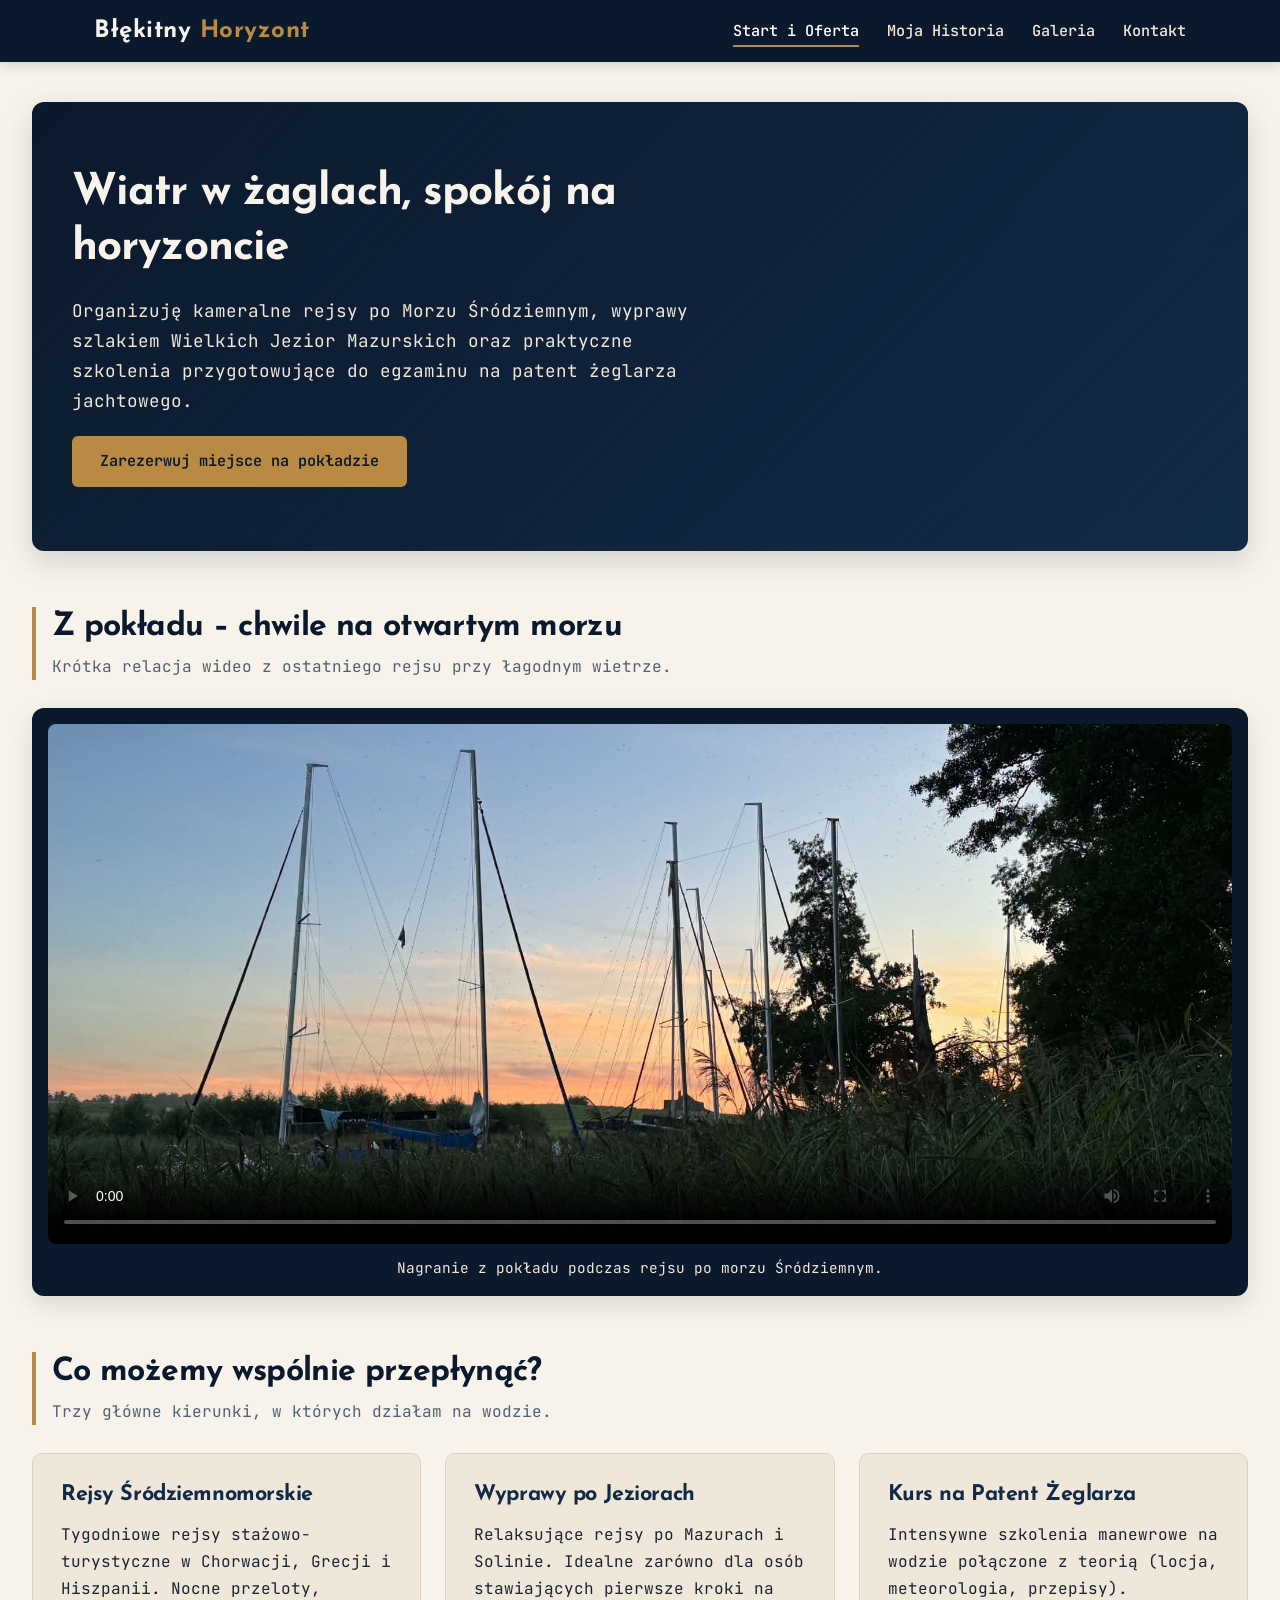
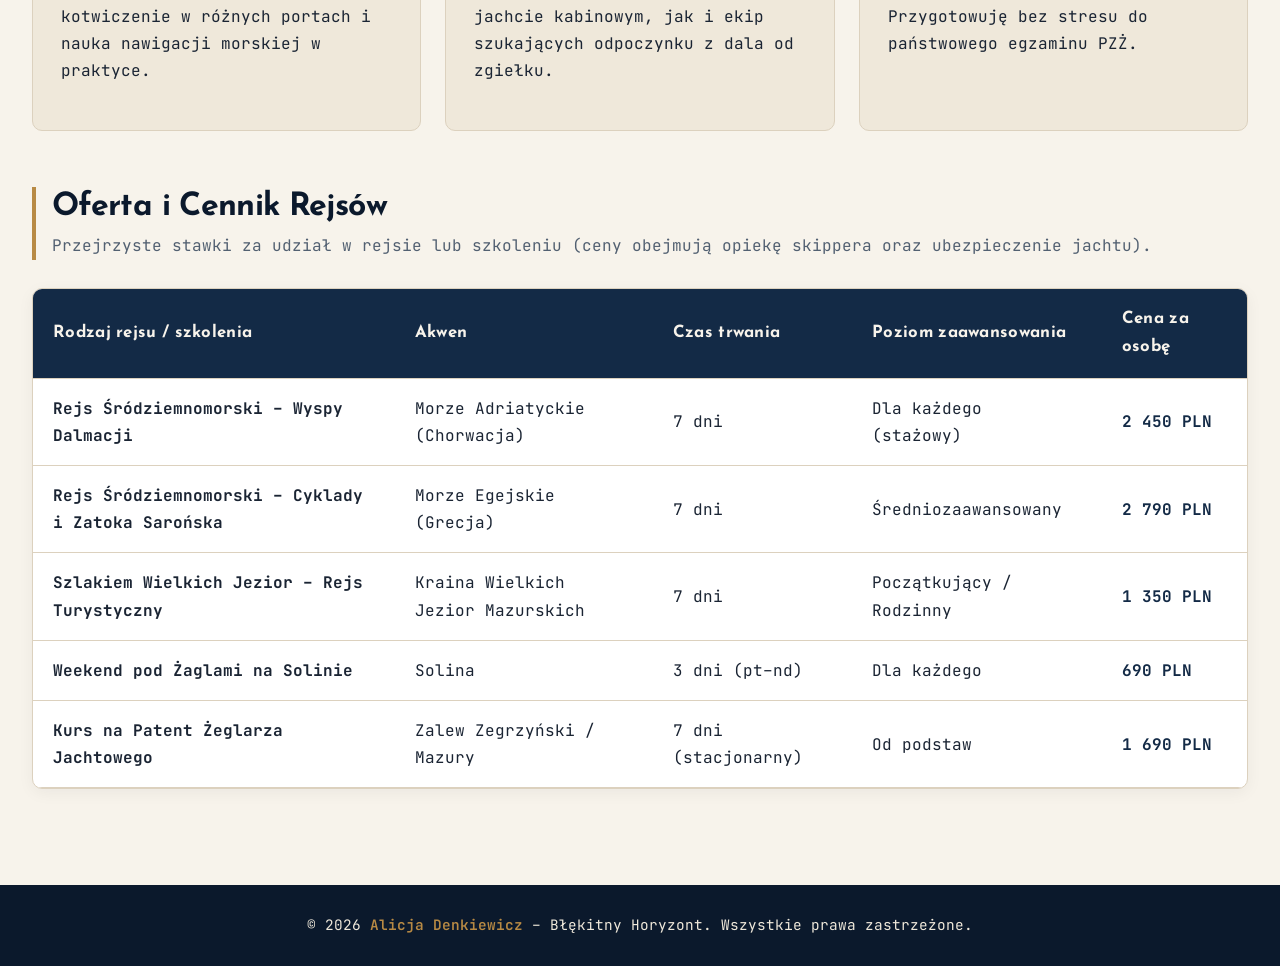
<file: index.html>
<!DOCTYPE html>
<html lang="pl">
<head>
  <meta charset="UTF-8">
  <meta name="viewport" content="width=device-width, initial-scale=1.0"> 
  <title>Pod Żaglami | Rejsy Morskie, Mazury i Szkolenia</title>
  <link rel="stylesheet" href="style.css">
</head>
<body>

  <header>
    <div class="nav-container">
      <a href="index.html" class="brand-logo">Błękitny <span>Horyzont</span></a>
      <nav aria-label="Nawigacja główna">
        <ul>
          <li><a href="index.html" class="active">Start i Oferta</a></li>
          <li><a href="historia.html">Moja Historia</a></li>
          <li><a href="galeria.html">Galeria</a></li>
          <li><a href="kontakt.html">Kontakt</a></li>
        </ul>
      </nav>
    </div>
  </header>

  <main>
    <section class="hero">
      <h1>Wiatr w żaglach, spokój na horyzoncie</h1>
      <p>Organizuję kameralne rejsy po Morzu Śródziemnym, wyprawy szlakiem Wielkich Jezior Mazurskich oraz praktyczne szkolenia przygotowujące do egzaminu na patent żeglarza jachtowego.</p>
      <a href="kontakt.html" class="btn">Zarezerwuj miejsce na pokładzie</a>
    </section>

    <section>
      <div class="section-header">
        <h2>Z pokładu – chwile na otwartym morzu</h2>
        <p>Krótka relacja wideo z ostatniego rejsu przy łagodnym wietrze.</p>
      </div>
      <div class="video-wrapper">
        <video controls preload="metadata" poster="dziewiec.jpg">
          <source src="filmik.mp4" type="video/mp4">
          Twoja przeglądarka nie obsługuje odtwarzacza wideo HTML5.
        </video>
        <p class="media-caption">Nagranie z pokładu podczas rejsu po morzu Śródziemnym.</p>
      </div>
    </section>

    <section>
      <div class="section-header">
        <h2>Co możemy wspólnie przepłynąć?</h2>
        <p>Trzy główne kierunki, w których działam na wodzie.</p>
      </div>
      <div class="cards-row">
        <article class="card">
          <div>
            <h3>Rejsy Śródziemnomorskie</h3>
            <p>Tygodniowe rejsy stażowo-turystyczne w Chorwacji, Grecji i Hiszpanii. Nocne przeloty, kotwiczenie w różnych portach i nauka nawigacji morskiej w praktyce.</p>
          </div>
        </article>
        <article class="card">
          <div>
            <h3>Wyprawy po Jeziorach</h3>
            <p>Relaksujące rejsy po Mazurach i Solinie. Idealne zarówno dla osób stawiających pierwsze kroki na jachcie kabinowym, jak i ekip szukających odpoczynku z dala od zgiełku.</p>
          </div>
        </article>
        <article class="card">
          <div>
            <h3>Kurs na Patent Żeglarza</h3>
            <p>Intensywne szkolenia manewrowe na wodzie połączone z teorią (locja, meteorologia, przepisy). Przygotowuję bez stresu do państwowego egzaminu PZŻ.</p>
          </div>
        </article>
      </div>
    </section>

    <section id="cennik">
      <div class="section-header">
        <h2>Oferta i Cennik Rejsów</h2>
        <p>Przejrzyste stawki za udział w rejsie lub szkoleniu (ceny obejmują opiekę skippera oraz ubezpieczenie jachtu).</p>
      </div>
      <div class="table-container">
        <table>
          <thead>
            <tr>
              <th>Rodzaj rejsu / szkolenia</th>
              <th>Akwen</th>
              <th>Czas trwania</th>
              <th>Poziom zaawansowania</th>
              <th>Cena za osobę</th>
            </tr>
          </thead>
          <tbody>
            <tr>
              <td><strong>Rejs Śródziemnomorski – Wyspy Dalmacji</strong></td>
              <td>Morze Adriatyckie (Chorwacja)</td>
              <td>7 dni</td>
              <td>Dla każdego (stażowy)</td>
              <td class="price-tag">2 450 PLN</td>
            </tr>
            <tr>
              <td><strong>Rejs Śródziemnomorski – Cyklady i Zatoka Sarońska</strong></td>
              <td>Morze Egejskie (Grecja)</td>
              <td>7 dni</td>
              <td>Średniozaawansowany</td>
              <td class="price-tag">2 790 PLN</td>
            </tr>
            <tr>
              <td><strong>Szlakiem Wielkich Jezior – Rejs Turystyczny</strong></td>
              <td>Kraina Wielkich Jezior Mazurskich</td>
              <td>7 dni</td>
              <td>Początkujący / Rodzinny</td>
              <td class="price-tag">1 350 PLN</td>
            </tr>
            <tr>
              <td><strong>Weekend pod Żaglami na Solinie</strong></td>
              <td>Solina</td>
              <td>3 dni (pt–nd)</td>
              <td>Dla każdego</td>
              <td class="price-tag">690 PLN</td>
            </tr>
            <tr>
              <td><strong>Kurs na Patent Żeglarza Jachtowego</strong></td>
              <td>Zalew Zegrzyński / Mazury</td>
              <td>7 dni (stacjonarny)</td>
              <td>Od podstaw</td>
              <td class="price-tag">1 690 PLN</td>
            </tr>
          </tbody>
        </table>
      </div>
    </section>
  </main>

  <footer>
    <p>&copy; 2026 <span>Alicja Denkiewicz</span> – Błękitny Horyzont. Wszystkie prawa zastrzeżone.</p>
  </footer>

</body>
</html>
</file>
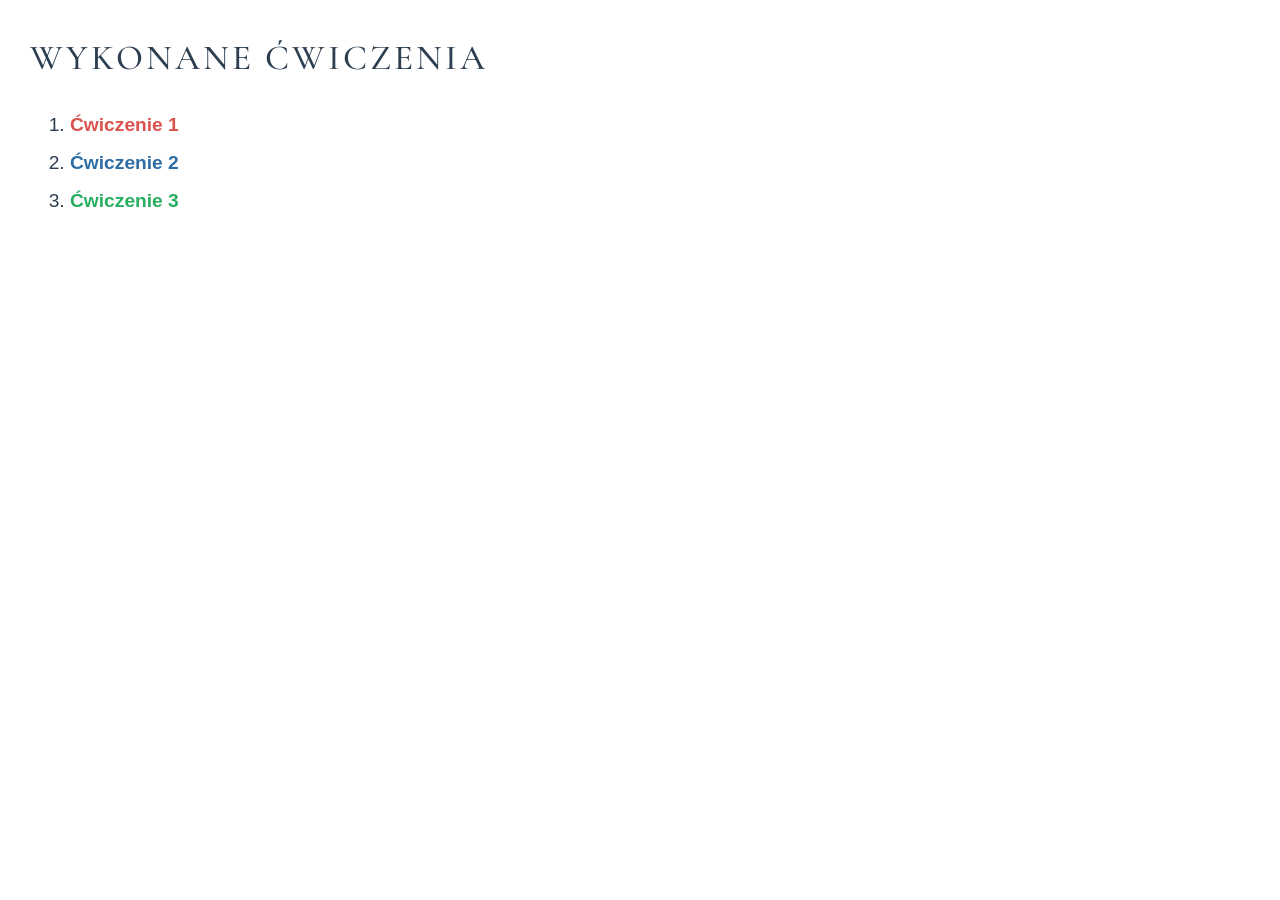
<file: lab0/index.html>
<!DOCTYPE html>
<html lang="pl">
<head>
    

    <meta charset="UTF-8">
    <meta name="viewport" content="width=device-width, initial-scale=1.0">
    <title>Tytuł strony</title>
    <link rel="stylesheet" href="style.css">

</head>
<body>

    <h1>Wykonane ćwiczenia</h1>

    <ol>
        <li><a href="cwiczenie1.html" class="link-cw1">Ćwiczenie 1</a></li>
        <li><a href="cwiczenie2.html" class="link-cw2">Ćwiczenie 2</a></li>
        <li><a href="cwiczenie3.html" class="link-cw3">Ćwiczenie 3</a></li>
    </ol>

</body>
</html>
</file>
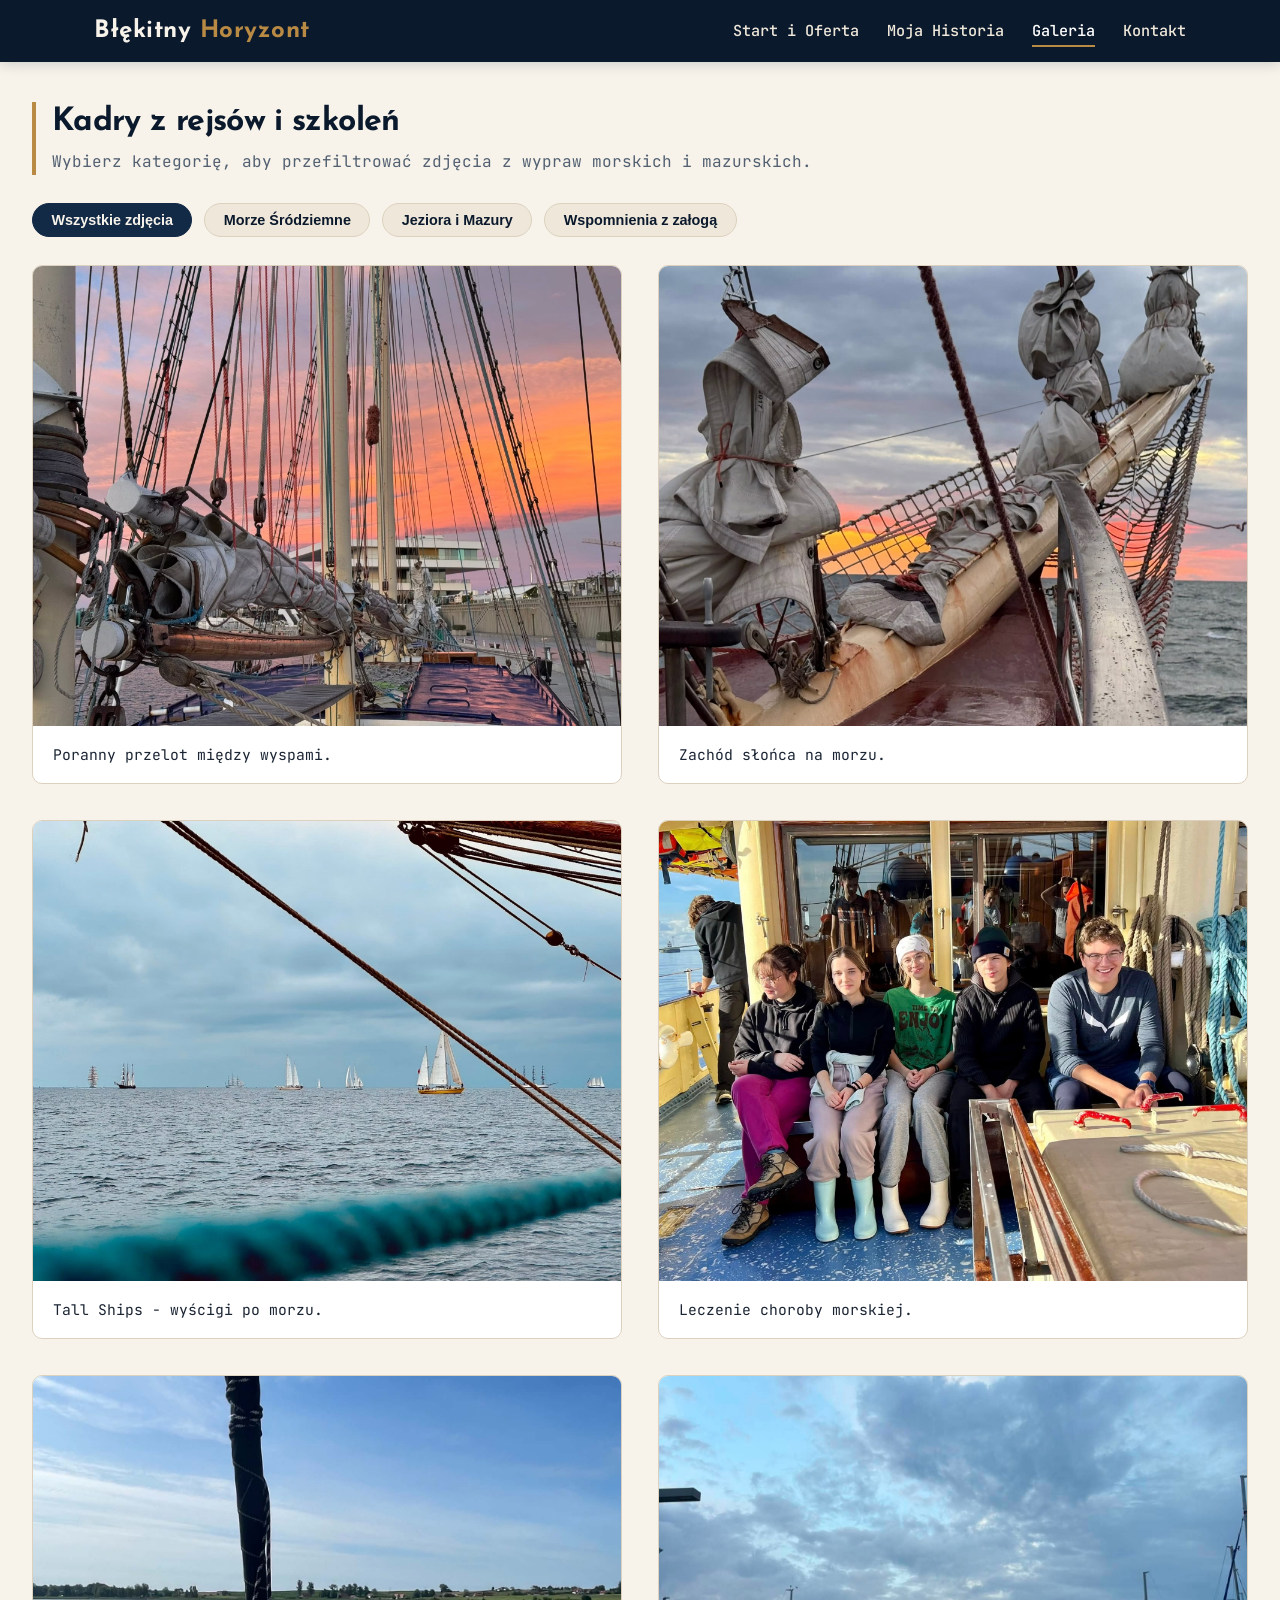
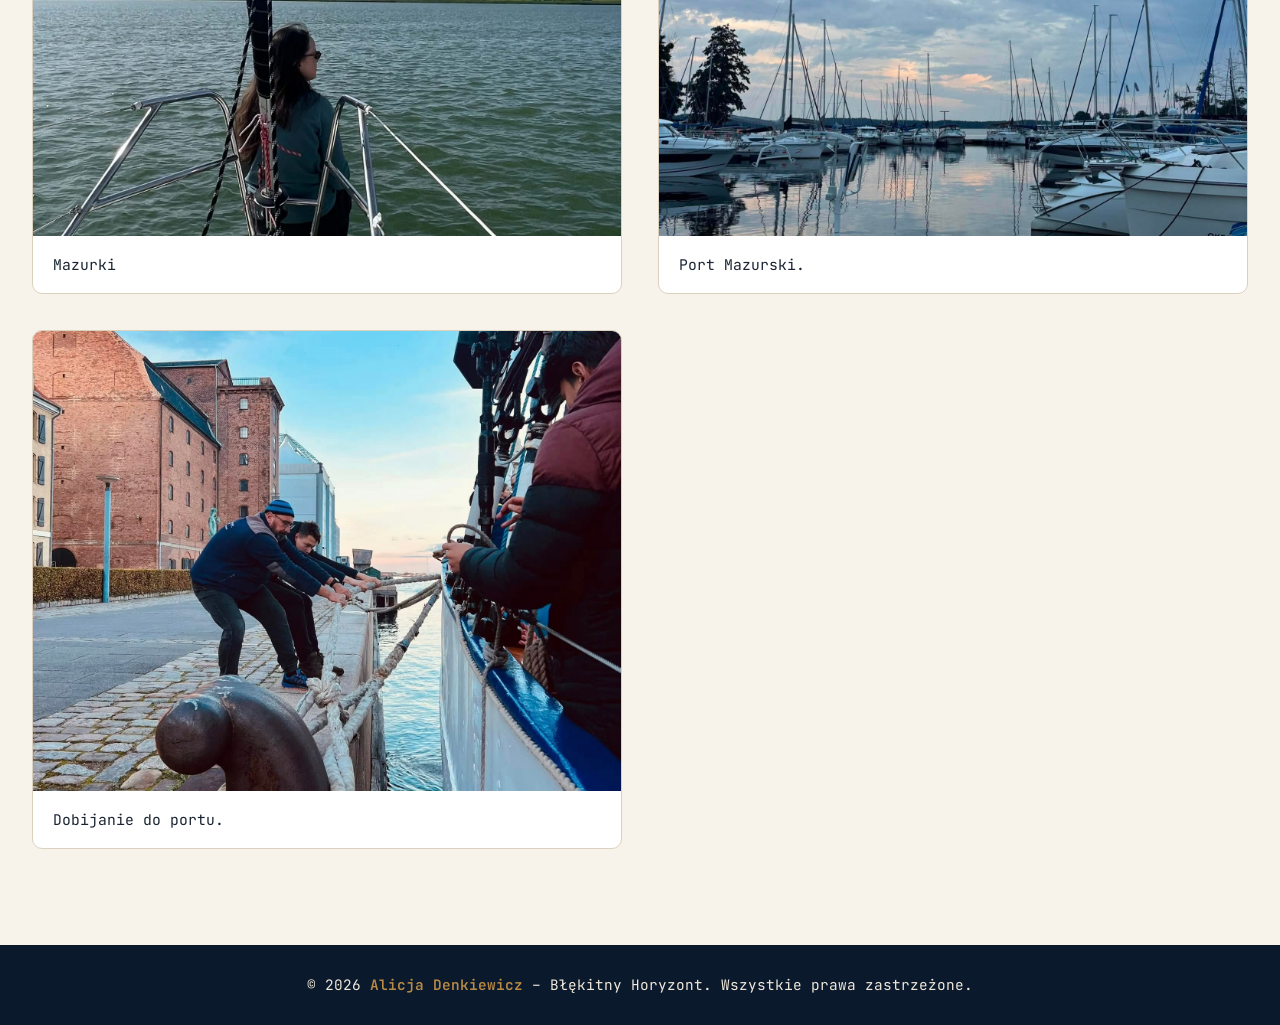
<file: galeria.html>
<!DOCTYPE html>
<html lang="pl">
<head>
  <meta charset="UTF-8">
  <meta name="viewport" content="width=device-width, initial-scale=1.0">  <!--dziala na telefonie laptopie itp-->
  <title>Galeria Żeglarska | Błękitny Horyzont</title>
  <link rel="stylesheet" href="style.css">
</head>
<body>

  <header>
    <div class="nav-container">
      <a href="index.html" class="brand-logo">Błękitny <span>Horyzont</span></a>
      <nav aria-label="Nawigacja główna">
        <ul>
          <li><a href="index.html">Start i Oferta</a></li>
          <li><a href="historia.html">Moja Historia</a></li>
          <li><a href="galeria.html" class="active">Galeria</a></li>
          <li><a href="kontakt.html">Kontakt</a></li>
        </ul>
      </nav>
    </div>
  </header>

  <main>
    <section>
      <div class="section-header">
        <h2>Kadry z rejsów i szkoleń</h2>
        <p>Wybierz kategorię, aby przefiltrować zdjęcia z wypraw morskich i mazurskich.</p>
      </div>

      <div class="gallery-filters">
        <button class="filter-btn active" data-filter="all">Wszystkie zdjęcia</button>
        <button class="filter-btn" data-filter="morze">Morze Śródziemne</button>
        <button class="filter-btn" data-filter="jeziora">Jeziora i Mazury</button>
        <button class="filter-btn" data-filter="detale">Wspomnienia z załogą</button>
      </div>

      <div class="gallery-grid">

        <figure class="gallery-item" data-category="morze">
          <img src="morze1.jpg"
               alt="Statek Borchardt przy zachodzie słońca">
          <figcaption>Poranny przelot między wyspami.</figcaption>
        </figure>

     
        <figure class="gallery-item" data-category="morze">
          <img src="morze2.jpg"
               alt="Zachód słońca na morzu">
          <figcaption>Zachód słońca na morzu.</figcaption>
        </figure>

                <figure class="gallery-item" data-category="morze">
          <img src="morze3.jpg"
               alt="Łódki na morzu">
          <figcaption>Tall Ships - wyścigi po morzu.</figcaption>
        </figure>


        <figure class="gallery-item" data-category="detale">
          <img src="zaloga1.jpg"
               alt="5 osób siedzących na skrzyni na łódce">
          <figcaption>Leczenie choroby morskiej.</figcaption>
        </figure>


        <figure class="gallery-item" data-category="jeziora">
          <img src="cztery.jpg"
               alt="spokojne popołudnie na łódce">
          <figcaption>Mazurki</figcaption>
        </figure>

        <figure class="gallery-item" data-category="jeziora">
          <img src="piec.jpg"
               alt="Port mazurski przy zachmurzonym niebie">
          <figcaption>Port Mazurski.</figcaption>
        </figure>

        <figure class="gallery-item" data-category="detale">
          <img src="zaloga2.jpg"
               alt="Bosman dociąga łódkę do keji">
          <figcaption>Dobijanie do portu.</figcaption>
        </figure>
      </div>
    </section>
  </main>

  <footer>
    <p>&copy; 2026 <span>Alicja Denkiewicz</span> – Błękitny Horyzont. Wszystkie prawa zastrzeżone.</p>
  </footer>

  <script src="script.js"></script>
</body>
</html>
</file>
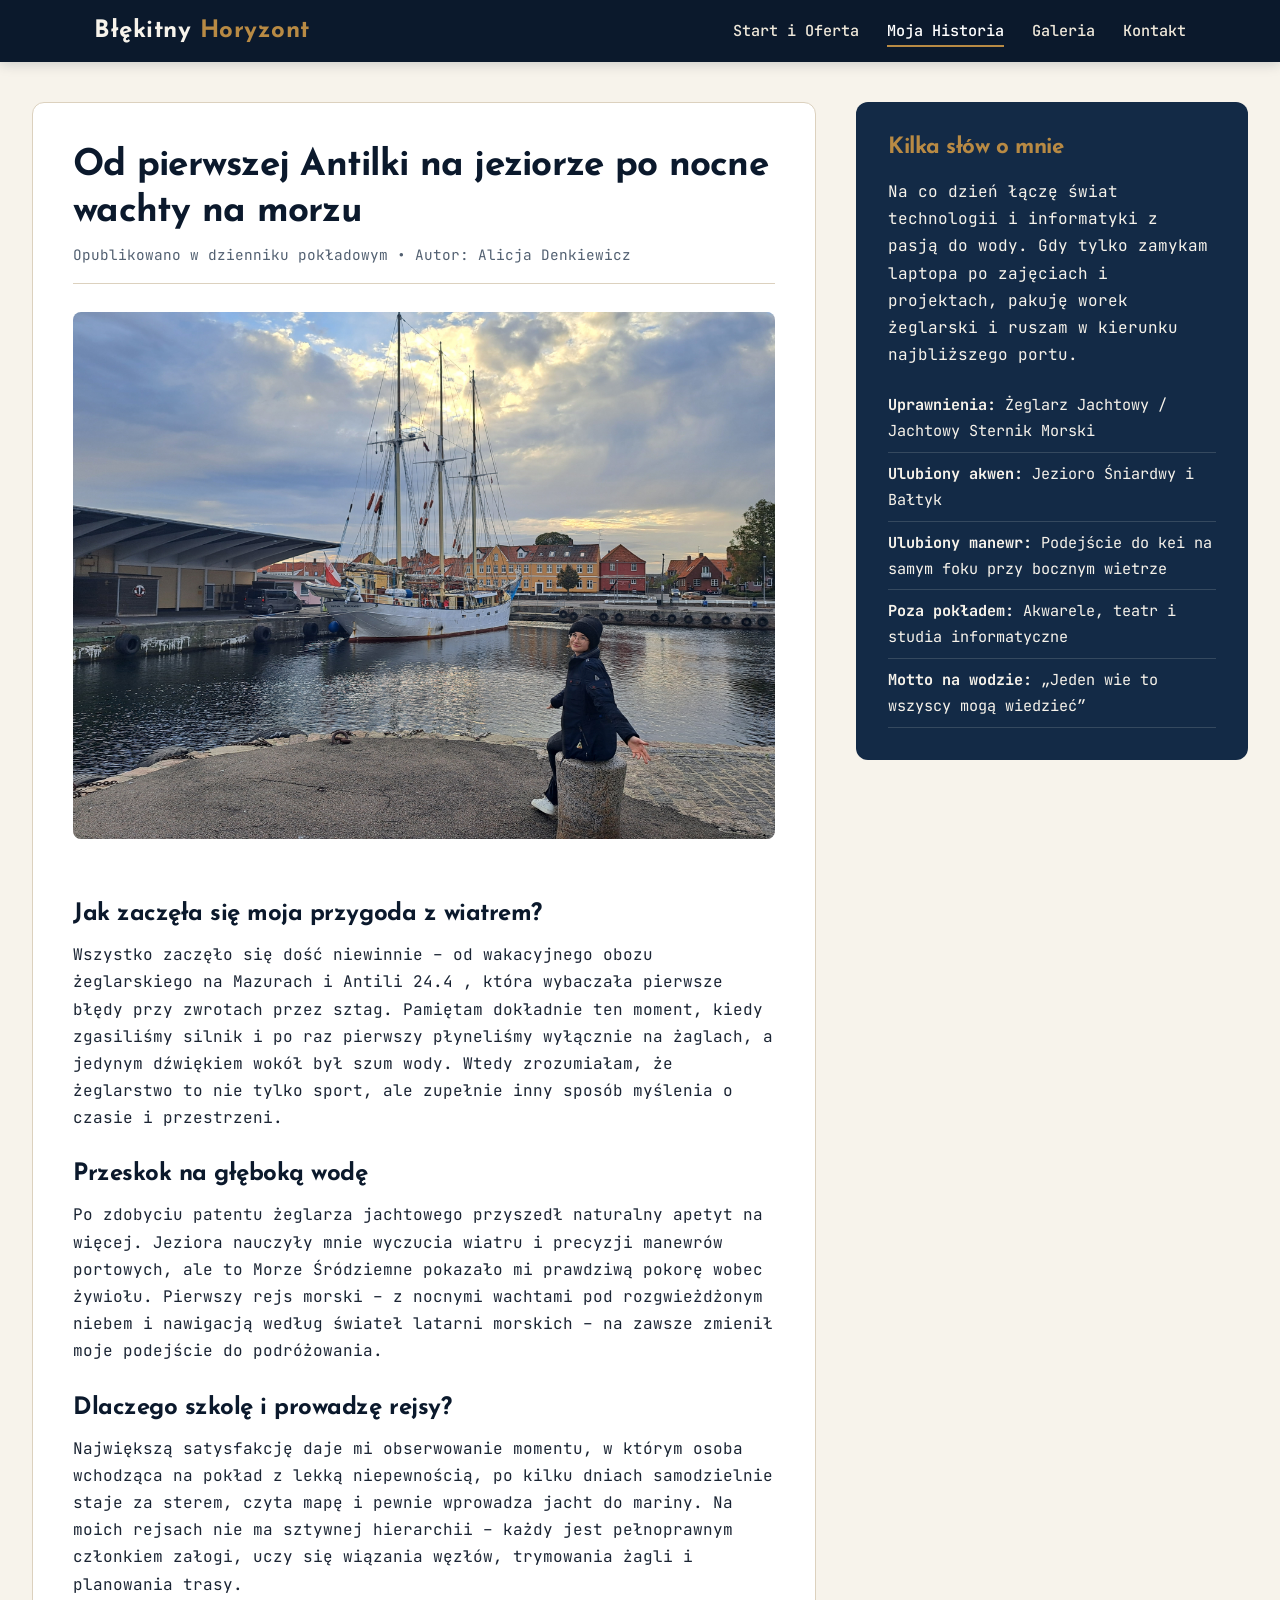
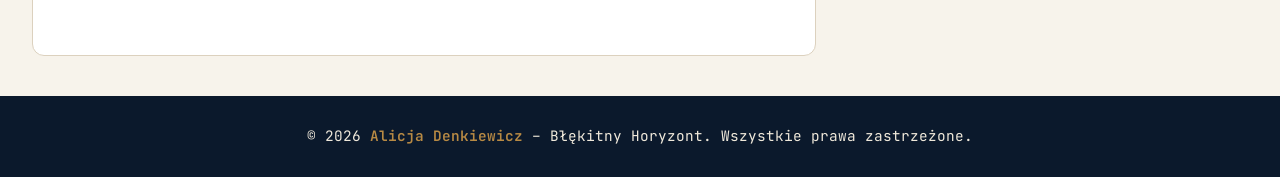
<file: historia.html>
<!DOCTYPE html>
<html lang="pl">
<head>
  <meta charset="UTF-8">
  <meta name="viewport" content="width=device-width, initial-scale=1.0">
  <title>Moja Historia i O Mnie | Błękitny Horyzont</title>
  <link rel="stylesheet" href="style.css">
</head>
<body>

  <header>
    <div class="nav-container">
      <a href="index.html" class="brand-logo">Błękitny <span>Horyzont</span></a>
      <nav aria-label="Nawigacja główna">
        <ul>
          <li><a href="index.html">Start i Oferta</a></li>
          <li><a href="historia.html" class="active">Moja Historia</a></li>
          <li><a href="galeria.html">Galeria</a></li>
          <li><a href="kontakt.html">Kontakt</a></li>
        </ul>
      </nav>
    </div>
  </header>

  <main>
    <div class="article-layout">
      <article>
        <h1>Od pierwszej Antilki na jeziorze po nocne wachty na morzu</h1>
        <p class="article-meta">Opublikowano w dzienniku pokładowym • Autor: Alicja Denkiewicz</p>

        
        <img src="omnie.jpg"
             alt="Alicja na tle jachtu"
             style="width:100%; height: auto; object-fit:cover; border-radius:8px; margin-bottom:1.5rem;">

        <h2>Jak zaczęła się moja przygoda z wiatrem?</h2>
        <p>Wszystko zaczęło się dość niewinnie – od wakacyjnego obozu żeglarskiego na Mazurach i Antili 24.4 , która wybaczała pierwsze błędy przy zwrotach przez sztag. Pamiętam dokładnie ten moment, kiedy zgasiliśmy silnik i po raz pierwszy płyneliśmy wyłącznie na żaglach, a jedynym dźwiękiem wokół był szum wody. Wtedy zrozumiałam, że żeglarstwo to nie tylko sport, ale zupełnie inny sposób myślenia o czasie i przestrzeni.</p>

        <h2>Przeskok na głęboką wodę</h2>
        <p>Po zdobyciu patentu żeglarza jachtowego przyszedł naturalny apetyt na więcej. Jeziora nauczyły mnie wyczucia wiatru i precyzji manewrów portowych, ale to Morze Śródziemne pokazało mi prawdziwą pokorę wobec żywiołu. Pierwszy rejs morski – z nocnymi wachtami pod rozgwieżdżonym niebem i nawigacją według świateł latarni morskich – na zawsze zmienił moje podejście do podróżowania.</p>

        <h2>Dlaczego szkolę i prowadzę rejsy?</h2>
        <p>Największą satysfakcję daje mi obserwowanie momentu, w którym osoba wchodząca na pokład z lekką niepewnością, po kilku dniach samodzielnie staje za sterem, czyta mapę i pewnie wprowadza jacht do mariny. Na moich rejsach nie ma sztywnej hierarchii – każdy jest pełnoprawnym członkiem załogi, uczy się wiązania węzłów, trymowania żagli i planowania trasy.</p>
      </article>

      <aside class="sidebar-box">
        <h3>Kilka słów o mnie</h3>
        <p>Na co dzień łączę świat technologii i informatyki z pasją do wody. Gdy tylko zamykam laptopa po zajęciach i projektach, pakuję worek żeglarski i ruszam w kierunku najbliższego portu.</p>
        <ul>
          <li><strong>Uprawnienia:</strong> Żeglarz Jachtowy / Jachtowy Sternik Morski</li>
          <li><strong>Ulubiony akwen:</strong> Jezioro Śniardwy i Bałtyk </li>
          <li><strong>Ulubiony manewr:</strong> Podejście do kei na samym foku przy bocznym wietrze</li>
          <li><strong>Poza pokładem:</strong> Akwarele, teatr i studia informatyczne</li>
          <li><strong>Motto na wodzie:</strong> „Jeden wie to wszyscy mogą wiedzieć”</li>
        </ul>
      </aside>
    </div>
  </main>

  <footer>
    <p>&copy; 2026 <span>Alicja Denkiewicz</span> – Błękitny Horyzont. Wszystkie prawa zastrzeżone.</p>
  </footer>

  <script src="script.js"></script>
</body>
</html>
</file>
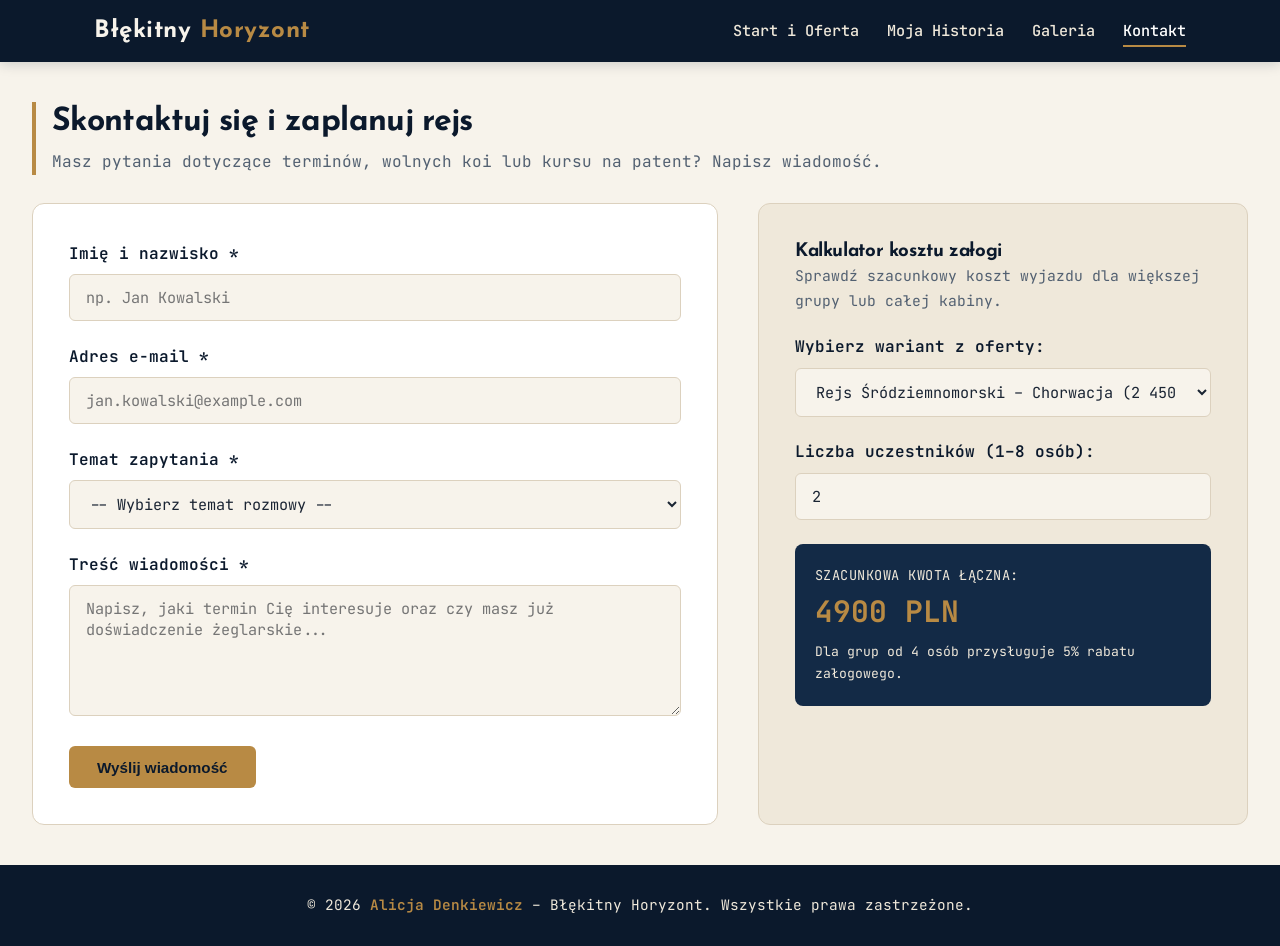
<file: kontakt.html>
<!DOCTYPE html>
<html lang="pl">
<head>
  <meta charset="UTF-8">
  <meta name="viewport" content="width=device-width, initial-scale=1.0">
  <title>Kontakt i Rezerwacje | Błękitny Horyzont</title>
  <link rel="stylesheet" href="style.css">
</head>
<body>

  <header>
    <div class="nav-container">
      <a href="index.html" class="brand-logo">Błękitny <span>Horyzont</span></a>
      <nav aria-label="Nawigacja główna">
        <ul>
          <li><a href="index.html">Start i Oferta</a></li>
          <li><a href="historia.html">Moja Historia</a></li>
          <li><a href="galeria.html">Galeria</a></li>
          <li><a href="kontakt.html" class="active">Kontakt</a></li>
        </ul>
      </nav>
    </div>
  </header>

  <main>
    <div class="section-header">
      <h2>Skontaktuj się i zaplanuj rejs</h2>
      <p>Masz pytania dotyczące terminów, wolnych koi lub kursu na patent? Napisz wiadomość.</p>
    </div>

    <div class="contact-grid">
      <div class="form-box">
        <form id="contactForm">
          <div class="form-group">
            <label for="senderName">Imię i nazwisko *</label>
            <input type="text" id="senderName" name="senderName" placeholder="np. Jan Kowalski" required minlength="3">
          </div>

          <div class="form-group">
            <label for="senderEmail">Adres e-mail *</label>
            <input type="email" id="senderEmail" name="senderEmail" placeholder="jan.kowalski@example.com" required>
          </div>

          <div class="form-group">
            <label for="topic">Temat zapytania *</label>
            <select id="topic" name="topic" required>
              <option value="" disabled selected>-- Wybierz temat rozmowy --</option>
              <option value="rejs-morski">Rezerwacja rejsu śródziemnomorskiego</option>
              <option value="rejs-jeziora">Rejs turystyczny po jeziorach (Mazury / Jeziorak)</option>
              <option value="kurs-patent">Kurs na patent żeglarza jachtowego</option>
              <option value="wspolpraca">Inne pytanie / czarter indywidualny</option>
            </select>
          </div>

          <div class="form-group">
            <label for="message">Treść wiadomości *</label>
            <textarea id="message" name="message" rows="5" placeholder="Napisz, jaki termin Cię interesuje oraz czy masz już doświadczenie żeglarskie..." required minlength="15"></textarea>
          </div>

          <button type="submit" class="btn">Wyślij wiadomość</button>
          <div id="formFeedback" class="form-feedback" role="alert"></div>
        </form>
      </div>

      <aside class="calc-box">
        <h3>Kalkulator kosztu załogi</h3>
        <p style="margin-bottom: 1.25rem; font-size: 0.92rem; color: var(--text-muted);">
          Sprawdź szacunkowy koszt wyjazdu dla większej grupy lub całej kabiny.
        </p>

        <div class="form-group">
          <label for="cruiseType">Wybierz wariant z oferty:</label>
          <select id="cruiseType">
            <option value="2450">Rejs Śródziemnomorski – Chorwacja (2 450 PLN / os.)</option>
            <option value="2790">Rejs Śródziemnomorski – Grecja (2 790 PLN / os.)</option>
            <option value="1350">Rejs po Wielkich Jeziorach Mazurskich (1 350 PLN / os.)</option>
            <option value="690">Weekend pod żaglami na Jezioraku (690 PLN / os.)</option>
            <option value="1690">Kurs na Patent Żeglarza Jachtowego (1 690 PLN / os.)</option>
          </select>
        </div>

        <div class="form-group">
          <label for="peopleCount">Liczba uczestników (1–8 osób):</label>
          <input type="number" id="peopleCount" value="2" min="1" max="8">
        </div>

        <div style="background: var(--navy-primary); color: var(--beige-bg); padding: 1.25rem; border-radius: 8px; margin-top: 1.5rem;">
          <p style="font-size: 0.85rem; text-transform: uppercase; letter-spacing: 0.5px; color: var(--beige-card);">Szacunkowa kwota łączna:</p>
          <p id="totalPrice" style="font-size: 1.85rem; font-family: 'JetBrains Mono', serif; font-weight: 700; color: var(--gold-accent);">4 900 PLN</p>
          <p id="discountInfo" style="font-size: 0.82rem; color: var(--beige-card); margin-top: 0.25rem;">Dla grup od 4 osób przysługuje 5% rabatu załogowego.</p>
        </div>
      </aside>
    </div>
  </main>

  <footer>
    <p>&copy; 2026 <span>Alicja Denkiewicz</span> – Błękitny Horyzont. Wszystkie prawa zastrzeżone.</p>
  </footer>

  <script src="script.js"></script>
</body>
</html>
</file>
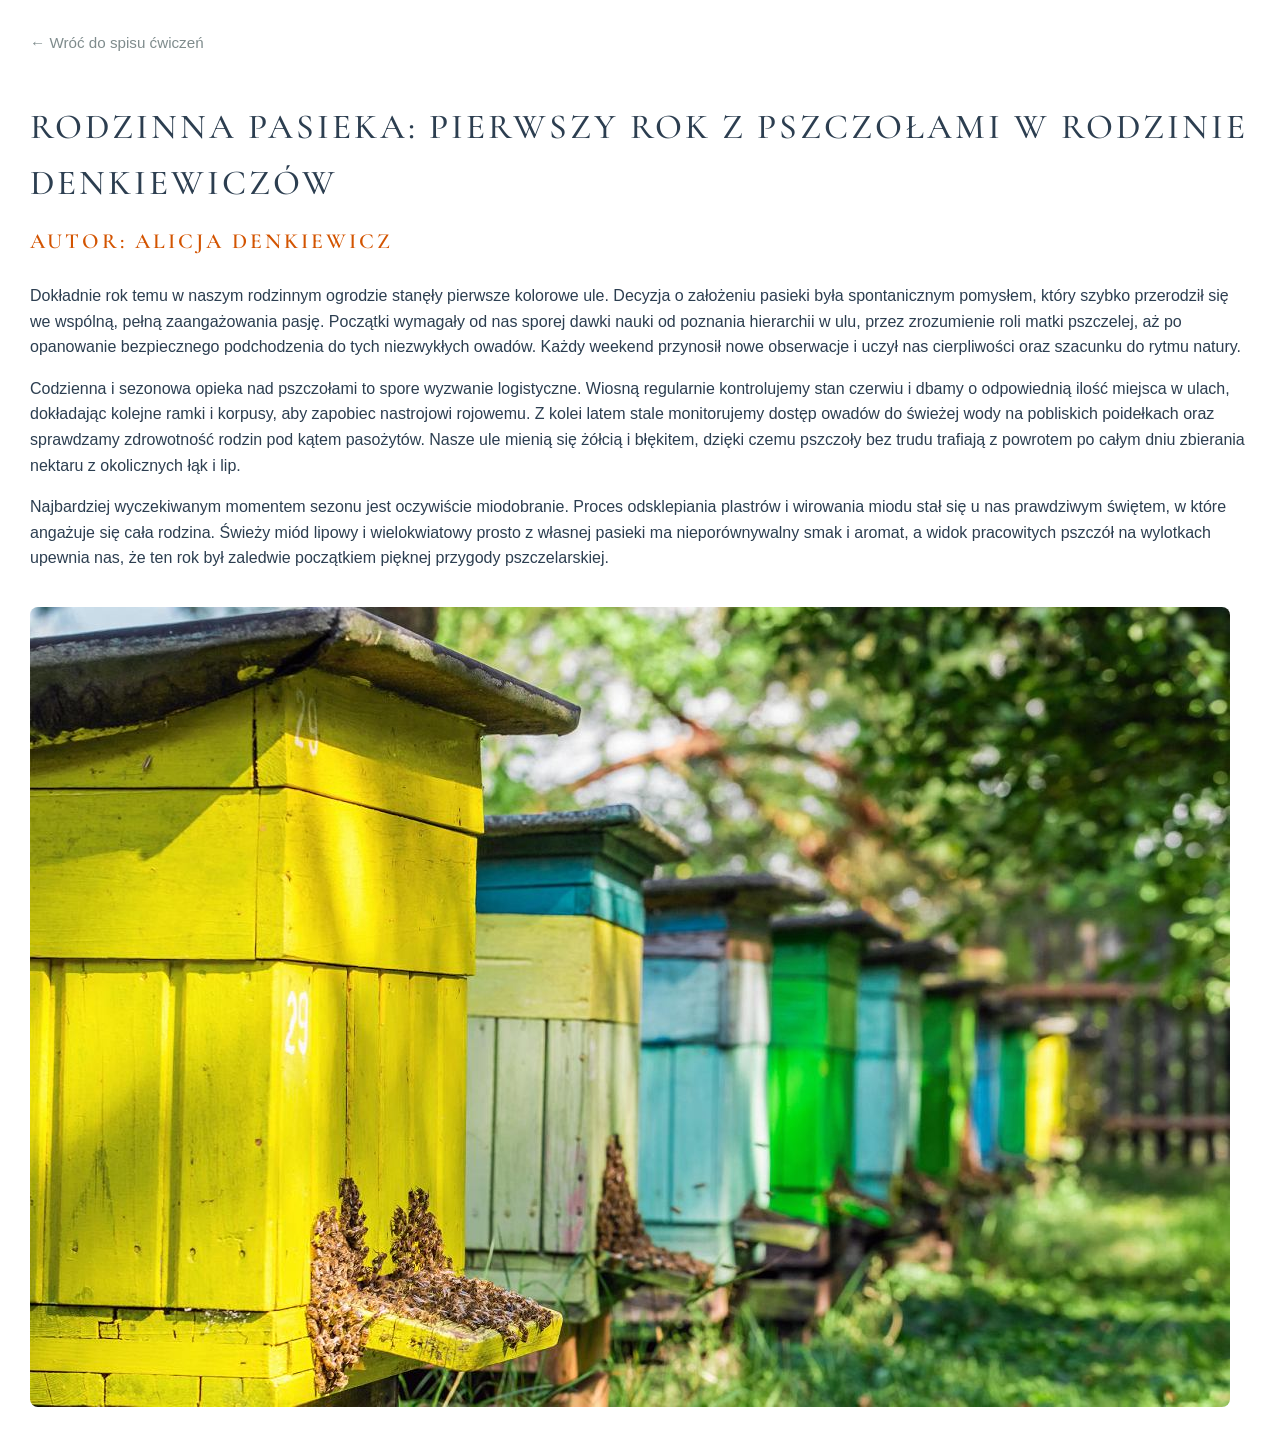
<file: lab0/cwiczenie1.html>
<!DOCTYPE html>
<html lang="pl">
<head>

    <meta charset="UTF-8">
    <meta name="viewport" content="width=device-width, initial-scale=1.0">
    <title>Tytuł strony</title>
    <link rel="stylesheet" href="style.css">

</head>
<body>

    <a href="index.html" class="back-link">← Wróć do spisu ćwiczeń</a>

    <h1>Rodzinna pasieka: Pierwszy rok z pszczołami w rodzinie Denkiewiczów</h1>
    <div class="author">Autor: Alicja Denkiewicz</div>

    <p>
        Dokładnie rok temu w naszym rodzinnym ogrodzie stanęły pierwsze kolorowe ule. Decyzja o założeniu pasieki była spontanicznym pomysłem, który szybko przerodził się we wspólną, pełną zaangażowania pasję. Początki wymagały od nas sporej dawki nauki  od poznania hierarchii w ulu, przez zrozumienie roli matki pszczelej, aż po opanowanie bezpiecznego podchodzenia do tych niezwykłych owadów. Każdy weekend przynosił nowe obserwacje i uczył nas cierpliwości oraz szacunku do rytmu natury.
    </p>

    <p>
        Codzienna i sezonowa opieka nad pszczołami to spore wyzwanie logistyczne. Wiosną regularnie kontrolujemy stan czerwiu i dbamy o odpowiednią ilość miejsca w ulach, dokładając kolejne ramki i korpusy, aby zapobiec nastrojowi rojowemu. Z kolei latem stale monitorujemy dostęp owadów do świeżej wody na pobliskich poidełkach oraz sprawdzamy zdrowotność rodzin pod kątem pasożytów. Nasze ule mienią się żółcią i błękitem, dzięki czemu pszczoły bez trudu trafiają z powrotem po całym dniu zbierania nektaru z okolicznych łąk i lip.
    </p>

    <p>
        Najbardziej wyczekiwanym momentem sezonu jest oczywiście miodobranie. Proces odsklepiania plastrów i wirowania miodu stał się u nas prawdziwym świętem, w które angażuje się cała rodzina. Świeży miód lipowy i wielokwiatowy prosto z własnej pasieki ma nieporównywalny smak i aromat, a widok pracowitych pszczół na wylotkach upewnia nas, że ten rok był zaledwie początkiem pięknej przygody pszczelarskiej.
    </p>

    <img src="ule.jpg" alt="Kolorowe ule w pasiece rodziny Denkiewiczów" class="article-img">

</body>
</html>
</file>
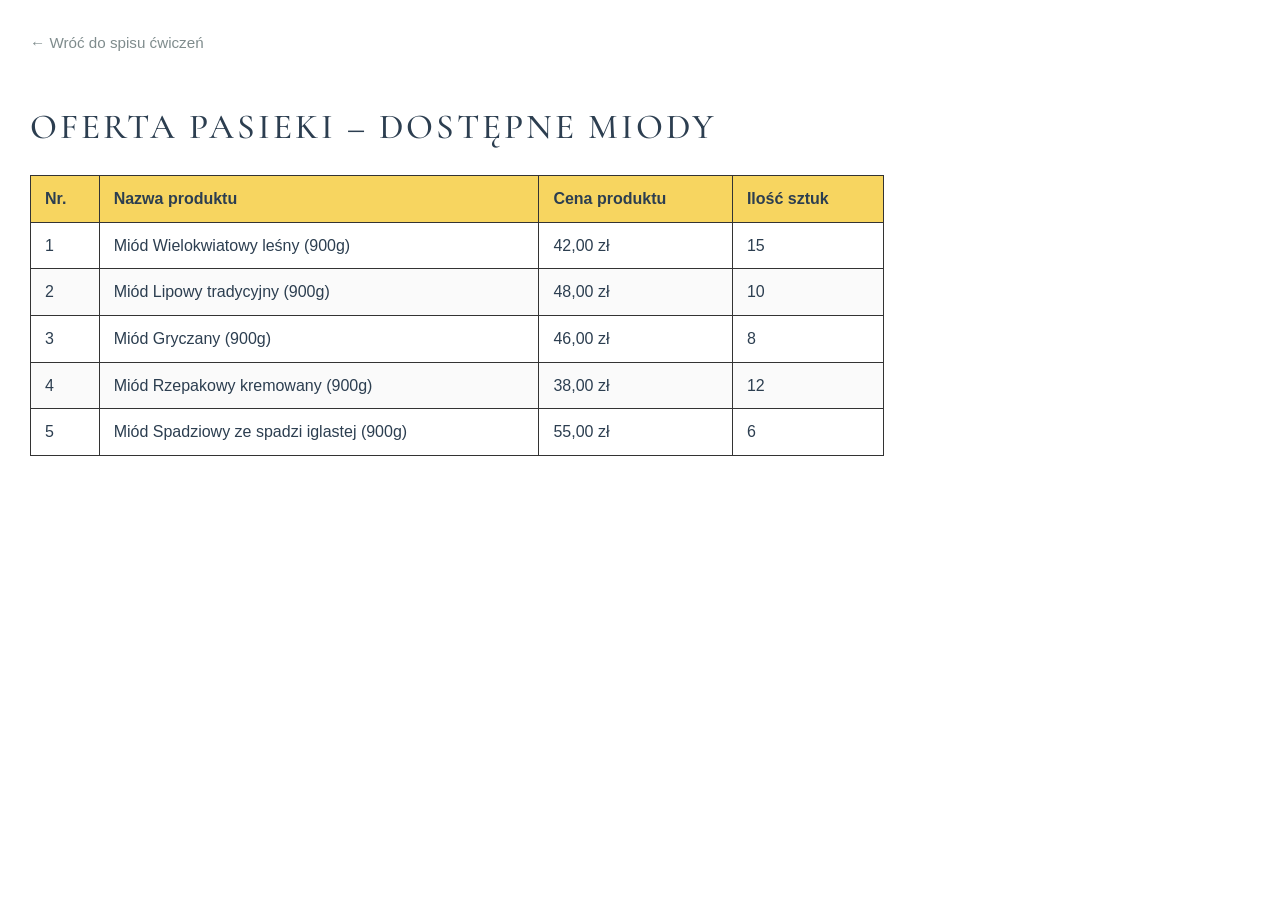
<file: lab0/cwiczenie2.html>
<!DOCTYPE html>
<html lang="pl">
<head>

    <meta charset="UTF-8">
    <meta name="viewport" content="width=device-width, initial-scale=1.0">
    <title>Tytuł strony</title>
    <link rel="stylesheet" href="style.css">
</head>
</head>
<body>

    <a href="index.html" class="back-link">← Wróć do spisu ćwiczeń</a>

    <h1>Oferta pasieki – Dostępne miody</h1>

    <table>
        <thead>
            <tr>
                <th>Nr.</th>
                <th>Nazwa produktu</th>
                <th>Cena produktu</th>
                <th>Ilość sztuk</th>
            </tr>
        </thead>
        <tbody>
            <tr>
                <td>1</td>
                <td>Miód Wielokwiatowy leśny (900g)</td>
                <td>42,00 zł</td>
                <td>15</td>
            </tr>
            <tr>
                <td>2</td>
                <td>Miód Lipowy tradycyjny (900g)</td>
                <td>48,00 zł</td>
                <td>10</td>
            </tr>
            <tr>
                <td>3</td>
                <td>Miód Gryczany (900g)</td>
                <td>46,00 zł</td>
                <td>8</td>
            </tr>
            <tr>
                <td>4</td>
                <td>Miód Rzepakowy kremowany (900g)</td>
                <td>38,00 zł</td>
                <td>12</td>
            </tr>
            <tr>
                <td>5</td>
                <td>Miód Spadziowy ze spadzi iglastej (900g)</td>
                <td>55,00 zł</td>
                <td>6</td>
            </tr>
        </tbody>
    </table>

</body>
</html>
</file>
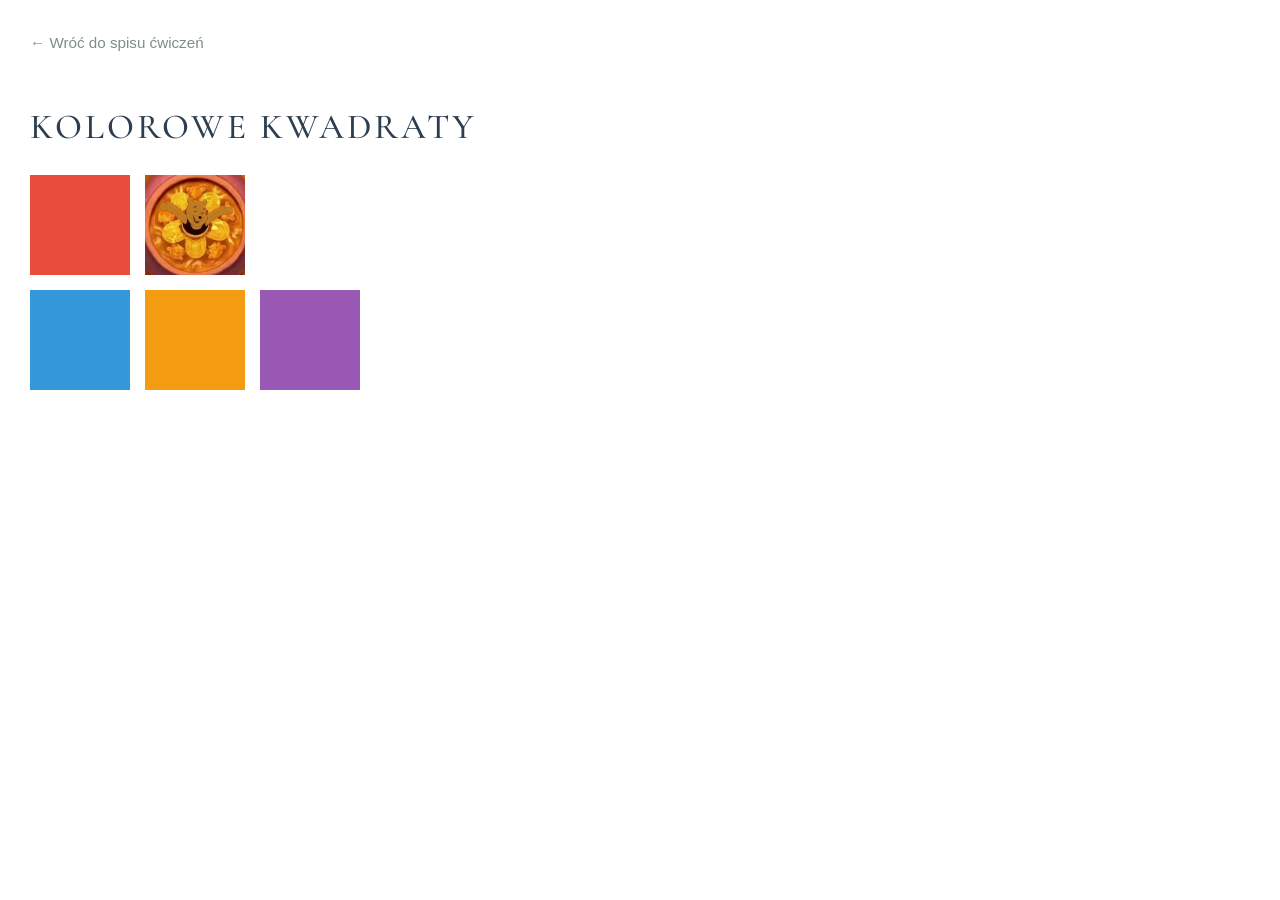
<file: lab0/cwiczenie3.html>
<!DOCTYPE html>
<html lang="pl">
<head>

    <meta charset="UTF-8">
    <meta name="viewport" content="width=device-width, initial-scale=1.0">
    <title>Tytuł strony</title>
    <link rel="stylesheet" href="style.css">

</head>
<body>

    <a href="index.html" class="back-link">← Wróć do spisu ćwiczeń</a>

    <h1>Kolorowe kwadraty</h1>

    <div class="container">
        <!-- Pierwszy wiersz: 2 elementy -->
        <div class="row">
            <div class="box box-1"></div>

            <img src="puchatek.jpg" alt="Kubuś Puchatek w miodzie" class="box-img">
        </div>

 
        <div class="row">
            <div class="box box-2"></div>
            <div class="box box-3"></div>
            <div class="box box-4"></div>
        </div>
    </div>

</body>
</html>
</file>
<file: style.css>
@import url('https://fonts.googleapis.com/css2?family=JetBrains+Mono:wght@400;500;600;700&family=Josefin+Sans:wght@400;500;600;700&display=swap');
:root {
  --navy-dark: #0b192c;
  --navy-primary: #132a46;
  --navy-accent: #1e426d;
  --beige-bg: #f7f3eb;
  --beige-card: #efe8da;
  --beige-border: #dcd1be;
  --gold-accent: #b88a44;
  --text-dark: #1a2433;
  --text-muted: #526071;
  --white: #ffffff;
}

* {
  box-sizing: border-box;
  margin: 0;
  padding: 0;
}

body {
  font-family: 'JetBrains Mono', sans-serif;
  background-color: var(--beige-bg);
  color: var(--text-dark);
  line-height: 1.7;
  display: flex;
  flex-direction: column; 
  min-height: 100vh;
}

h1, h2, h3, .brand-logo {
  letter-spacing: -0.02em;
  font-family: 'Josefin Sans', serif;
  font-weight: 700;
  color: var(--navy-dark);
  line-height: 1.25;  /*ciasniejsza interlinia*/
}

/* Nawigacja i nagłówek */
header {
  background-color: var(--navy-dark);
  color: var(--beige-bg);
  position: sticky;
  top: 0;  /*zawsze znajduje sie na górze */
  z-index: 100;
  box-shadow: 0 2px 12px rgba(11, 25, 44, 0.18);
}

.nav-container {
  max-width: 1140px;
  margin: 0 auto;
  padding: 1rem 1.5rem;       /* logo na lewo menu na prawo*/
  display: flex;
  justify-content: space-between;
  align-items: center;
  flex-wrap: wrap;
  gap: 1rem;
}

.brand-logo {
  font-size: 1.5rem;
  font-weight: 800;
  color: var(--beige-bg);
  text-decoration: none;
  letter-spacing: 0.5px;
}

.brand-logo span {
  color: var(--gold-accent);
}

nav ul {
  list-style: none;
  display: flex;
  gap: 1.75rem;
  flex-wrap: wrap;
}

nav a {
  color: var(--beige-card);
  text-decoration: none;
  font-weight: 500;
  font-size: 0.95rem;
  padding-bottom: 0.25rem;
  border-bottom: 2px solid transparent;
  transition: color 0.25s, border-color 0.25s;
}

nav a:hover,
nav a.active {
  color: var(--white);
  border-bottom-color: var(--gold-accent);
}

/* Główna zawartość */
main {
  flex: 1;
  max-width: 1360px;
  width: 100%;
  margin: 0 auto;
  padding: 2.5rem 2rem;
}

section {
  margin-bottom: 3.5rem;
}

.section-header {
  margin-bottom: 1.75rem;
  border-left: 4px solid var(--gold-accent);
  padding-left: 1rem;
}

.section-header h2 {
  font-size: 2rem;
  margin-bottom: 0.35rem;
}

.section-header p {
  color: var(--text-muted);
}

/* Hero Banner */
.hero {
  background: linear-gradient(135deg, var(--navy-dark) 0%, var(--navy-primary) 100%);
  color: var(--beige-bg);
  padding: 4rem 2.5rem;
  border-radius: 12px;
  margin-bottom: 3.5rem;
  display: flex;
  flex-direction: column;
  gap: 1.25rem;
  box-shadow: 0 10px 30px rgba(11, 25, 44, 0.15);
}

.hero h1 {
  color: var(--beige-bg);
  font-size: 2.75rem;
  font-weight: 800;
  max-width: 720px;
}

.hero p {
  color: var(--beige-card);
  max-width: 620px;
  font-size: 1.1rem;
}

.btn {
  display: inline-block;
  background-color: var(--gold-accent);
  color: var(--navy-dark);
  font-weight: 600;
  padding: 0.8rem 1.75rem;
  border-radius: 6px;
  text-decoration: none;
  border: none;
  cursor: pointer;
  font-size: 0.95rem;
  transition: background-color 0.25s, transform 0.15s;
  width: fit-content;
}

.btn:hover {
  background-color: #cba05c;
  
}

/* Wideo */
.video-wrapper {
  background-color: var(--navy-dark);
  padding: 1rem;
  border-radius: 12px;
  box-shadow: 0 8px 24px rgba(11, 25, 44, 0.12);
}

.video-wrapper video {
  width: 100%;
  max-height: 520px;
  border-radius: 8px;
  display: block;
  object-fit: cover;
}

.media-caption {
  margin-top: 0.75rem;
  font-size: 0.9rem;
  color: var(--beige-card);
  text-align: center;
}

/* Karty (Flexbox) */
.cards-row {
  display: flex;
  gap: 1.5rem;
  flex-wrap: wrap;
}

.card {
  flex: 1 1 300px;
  background-color: var(--beige-card);
  border: 1px solid var(--beige-border);
  border-radius: 10px;
  padding: 1.75rem;
  display: flex;
  flex-direction: column;
  justify-content: space-between;
}

.card h3 {
  font-size: 1.35rem;
  margin-bottom: 0.75rem;
  color: var(--navy-primary);
}

/* Tabela cennika */
.table-container {
  overflow-x: auto;
  background-color: var(--white);
  border-radius: 10px;
  border: 1px solid var(--beige-border);
  box-shadow: 0 4px 16px rgba(11, 25, 44, 0.05);
}

table {
  width: 100%;
  border-collapse: collapse;
  text-align: left;
}

thead {
  background-color: var(--navy-primary);
  color: var(--beige-bg);
}

th, td {
  padding: 1rem 1.25rem;
  border-bottom: 1px solid var(--beige-border);
}

th {
  font-family: 'Josefin Sans', serif;
  font-size: 1.05rem;
  letter-spacing: 0.3px;
}

tbody tr:hover {
  background-color: var(--beige-bg);
}

.price-tag {
  font-weight: 700;
  color: var(--navy-primary);
  white-space: nowrap;
}

/* Artykuł (Historia i O mnie) */
.article-layout {
  display: grid;
  grid-template-columns: 2fr 1fr;
  gap: 2.5rem;
  align-items: start;
}

article {
  background-color: var(--white);
  padding: 2.5rem;
  border-radius: 12px;
  border: 1px solid var(--beige-border);
}

article h1 {
  font-size: 2.3rem;
  margin-bottom: 0.5rem;
}

.article-meta {
  color: var(--text-muted);
  font-size: 0.9rem;
  margin-bottom: 1.75rem;
  padding-bottom: 1rem;
  border-bottom: 1px solid var(--beige-border);
}

article h2 {
  font-size: 1.5rem;
  margin-top: 1.75rem;
  margin-bottom: 0.75rem;
}

article p {
  margin-bottom: 1.1rem;
}

.sidebar-box {
  background-color: var(--navy-primary);
  color: var(--beige-bg);
  padding: 2rem;
  border-radius: 12px;
}

.sidebar-box h3 {
  color: var(--gold-accent);
  font-size: 1.4rem;
  margin-bottom: 1rem;
}

.sidebar-box ul {
  list-style: none;
  margin-top: 1rem;
}

.sidebar-box li {
  padding: 0.5rem 0;
  border-bottom: 1px solid rgba(247, 243, 235, 0.15);
  font-size: 0.95rem;
}

/* Galeria (CSS Grid) */
.gallery-filters {
  display: flex;
  gap: 0.75rem;
  margin-bottom: 1.75rem;
  flex-wrap: wrap;
}

.filter-btn {
  background-color: var(--beige-card);
  color: var(--navy-dark);
  border: 1px solid var(--beige-border);
  padding: 0.5rem 1.15rem;
  border-radius: 20px;
  cursor: pointer;
  font-weight: 600;
  font-size: 0.9rem;
  transition: all 0.2s;
}

.filter-btn.active,
.filter-btn:hover {
  background-color: var(--navy-primary);
  color: var(--beige-bg);
  border-color: var(--navy-primary);
}

.gallery-grid {
  display: grid;
  grid-template-columns: repeat(2, 1fr); /* 2 szersze kolumny na komputerze */
  gap: 2.25rem;
}

.gallery-item {
  background-color: var(--white);
  border: 1px solid var(--beige-border);
  border-radius: 10px;
  overflow: hidden;
}
.gallery-item img {
  width: 100%;
  height: 460px; 
  object-fit: cover;
  display: block;
}


.gallery-item figcaption {
  padding: 1rem 1.25rem;
  font-size: 0.92rem;
  color: var(--text-dark);
}

/* Formularz kontaktowy i kalkulator */
.contact-grid {
  display: grid;
  grid-template-columns: 1.4fr 1fr;
  gap: 2.5rem;
}

.form-box, .calc-box {
  background-color: var(--white);
  padding: 2.25rem;
  border-radius: 12px;
  border: 1px solid var(--beige-border);
}

.calc-box {
  background-color: var(--beige-card);
}

.form-group {
  margin-bottom: 1.35rem;
}

label {
  display: block;
  font-weight: 600;
  margin-bottom: 0.45rem;
  color: var(--navy-dark);
}

input[type="text"],
input[type="email"],
input[type="number"],
select,
textarea {
  width: 100%;
  padding: 0.75rem 1rem;
  border: 1px solid var(--beige-border);
  border-radius: 6px;
  font-family: inherit;
  font-size: 0.95rem;
  background-color: var(--beige-bg);
  color: var(--text-dark);
}

input:focus,
select:focus,
textarea:focus {
  outline: none;
  border-color: var(--navy-primary);
  background-color: var(--white);
}

.form-feedback {
  margin-top: 1rem;
  padding: 0.9rem;
  border-radius: 6px;
  font-weight: 500;
  display: none;
}

.form-feedback.success {
  display: block;
  background-color: #e3f2e8;
  color: #185a30;
  border: 1px solid #b7dfc4;
}

/* Stopka */
footer {
  background-color: var(--navy-dark);
  color: var(--beige-card);
  text-align: center;
  padding: 1.75rem 1.5rem;
  margin-top: auto;
  font-size: 0.9rem;
}

footer span {
  color: var(--gold-accent);
  font-weight: 600;
}

/* Responsywność (RWD) */
@media (max-width: 850px) {
  .article-layout,
  .contact-grid {
    grid-template-columns: 1fr;
  }

  .hero h1 {
    font-size: 2.1rem;
  }
}

@media (max-width: 600px) {
  .nav-container {
    flex-direction: column;
    align-items: flex-start;
  }

  nav ul {
    gap: 1rem;
  }

  .hero {
    padding: 2.5rem 1.5rem;
  }
}
</file>
<file: lab0/style.css>
/* Import czcionki */
@import url('https://fonts.googleapis.com/css2?family=Cormorant+Garamond:wght@400;500;600&display=swap');

/* --- Style ogólne i nagłówki --- */
body {
    font-family: Arial, sans-serif;
    line-height: 1.6;
    margin: 30px;
    color: #2c3e50;
}

h1 {
    font-family: 'Cormorant Garamond', Georgia, serif;
    font-weight: 500;
    font-size: 2.2rem;
    letter-spacing: 3px;
    text-transform: uppercase;
    margin-bottom: 12px;
}

.back-link {
    display: inline-block;
    margin-bottom: 20px;
    color: #7f8c8d;
    text-decoration: none;
    font-size: 0.95rem;
}

.back-link:hover {
    color: #2c3e50;
}

/* --- Strona główna (index.html) --- */
ol {
    font-size: 1.2rem;
    line-height: 2;
}

.link-cw1 { color: #d9534f; text-decoration: none; font-weight: bold; }
.link-cw2 { color: #2e6da4; text-decoration: none; font-weight: bold; }
.link-cw3 { color: #27ae60; text-decoration: none; font-weight: bold; }

/* --- Ćwiczenie 1: Artykuł --- */
.article-container {
    max-width: 800px;
    margin: 0 auto;
}

.author {
    font-family: 'Cormorant Garamond', Georgia, serif;
    font-weight: 600;
    font-size: 1.35rem;
    letter-spacing: 3px;
    text-transform: uppercase;
    color: #d35400;
    margin-bottom: 25px;
}

.article-img {
    max-width: 100%;
    height: auto;
    border-radius: 8px;
    margin-top: 20px;
}

/* --- Ćwiczenie 2: Tabela --- */
table {
    border-collapse: collapse; /* kluczowe z treści zadania */
    width: 70%;
    margin-top: 20px;
}

th, td {
    border: 1px solid #333;
    padding: 10px 14px;
    text-align: left;
}

th {
    background-color: #f7d560;
}

tr:nth-child(even) {
    background-color: #fafafa;
}

/* --- Ćwiczenie 3: Kwadraty --- */
.container {
    display: flex;
    flex-direction: column;
    gap: 15px;
    margin-top: 20px;
}

.row {
    display: flex;
    gap: 15px;
}

.box {
    width: 100px;
    height: 100px;
}

.box-1 { background-color: #e74c3c; }
.box-2 { background-color: #3498db; }
.box-3 { background-color: #f39c12; }
.box-4 { background-color: #9b59b6; }

.box-img {
    width: 100px;
    height: 100px;
    object-fit: cover;
    display: block;
}
</file>
